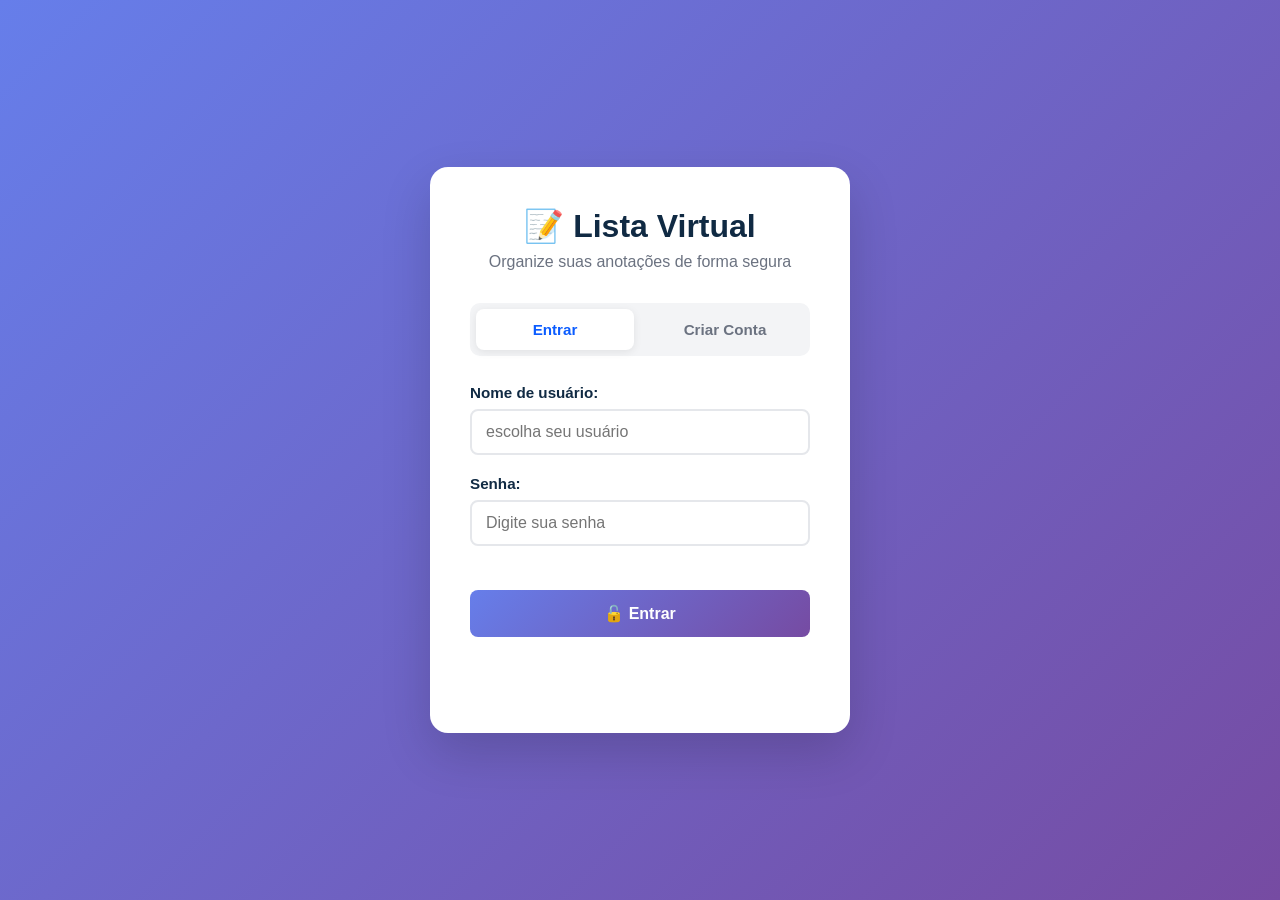
<file: Meu Site/index.html>
<!DOCTYPE html>
<html lang="pt-BR">

<head>
    <meta charset="UTF-8">
    <meta name="viewport" content="width=device-width, initial-scale=1">
    <title>Lista Virtual</title>
    <link rel="stylesheet" href="style.css">
</head>

<body>
    <!-- Tela de Autenticação -->
    <div id="authScreen" class="auth-screen active">
        <div class="auth-container">
            <div class="auth-box">
                <h1>📝 Lista Virtual</h1>
                <p class="auth-subtitle">Organize suas anotações de forma segura</p>

                <!-- Botões de Toggle -->
                <div class="auth-toggle">
                    <button id="toggleLogin" class="toggle-btn active">Entrar</button>
                    <button id="toggleSignup" class="toggle-btn">Criar Conta</button>
                </div>

                <!-- FORMULÁRIO DE LOGIN -->
                <form id="loginForm" class="auth-form active">
                    <div class="form-group">
                        <label for="loginUsername">Nome de usuário:</label>
                        <input 
                            type="text" 
                            id="loginUsername" 
                            class="auth-input" 
                            placeholder="escolha seu usuário"
                            autocomplete="username"
                            required
                        >
                    </div>

                    <div class="form-group">
                        <label for="loginPassword">Senha:</label>
                        <input 
                            type="password" 
                            id="loginPassword" 
                            class="auth-input" 
                            placeholder="Digite sua senha"
                            required
                        >
                    </div>

                    <button type="button" id="loginBtn" class="btn-auth">🔓 Entrar</button>
                    <p class="auth-message" id="loginMessage"></p>
                </form>

                <!-- FORMULÁRIO DE CADASTRO -->
                <form id="signupForm" class="auth-form">
                    <div class="form-group">
                        <label for="signupUsername">Nome de usuário:</label>
                        <input 
                            type="text" 
                            id="signupUsername" 
                            class="auth-input" 
                            placeholder="escolha um usuário"
                            autocomplete="username"
                            required
                        >
                    </div>

                    <div class="form-group">
                        <label for="signupPassword">Senha:</label>
                        <input 
                            type="password" 
                            id="signupPassword" 
                            class="auth-input" 
                            placeholder="Mínimo 6 caracteres"
                            required
                        >
                        <small class="password-hint">Mínimo 6 caracteres</small>
                    </div>

                    <div class="form-group">
                        <label for="signupPasswordConfirm">Confirmar Senha:</label>
                        <input 
                            type="password" 
                            id="signupPasswordConfirm" 
                            class="auth-input" 
                            placeholder="Confirme sua senha"
                            required
                        >
                    </div>

                    <button type="button" id="signupBtn" class="btn-auth">🔐 Criar Conta</button>
                    <p class="auth-message" id="signupMessage"></p>
                </form>
            </div>
        </div>
    </div>

    <!-- Tela de verificação removida: fluxo de login agora entra diretamente após validação de senha -->

    <!-- Tela da Lista (Conteúdo Principal) -->
    <div id="appScreen" class="app-screen">
        <header class="site-header">
            <div class="container">
                <div class="header-content">
                    <h1>✓ Lista Virtual</h1>
                    <div class="header-user">
                        <span id="userName" class="user-email"></span>
                        <button id="changeUsernameBtn" class="btn-secondary">Alterar Nome</button>
                        <button id="changePasswordBtn" class="btn-secondary">Alterar Senha</button>
                        <button id="logoutBtn" class="btn-logout">Sair</button>
                    </div>
                </div>
            </div>
        </header>

        <main class="container">
            <section id="intro" class="hero">
                <h2>Minhas Anotações</h2>
                <p>Escreva algo e clique em adicionar para guardar</p>
            </section>

            <section class="form-section">
                <div class="input-group">
                    <input 
                        type="text" 
                        id="itemInput" 
                        class="input-field" 
                        placeholder="Digite algo aqui..."
                        autocomplete="off"
                    >
                    <button id="addBtn" class="btn-add">➕ Adicionar</button>
                </div>
            </section>

            <section class="list-section">
                <div id="itemList" class="items-list">
                    <p class="empty-message">Nenhum item ainda. Digite algo acima!</p>
                </div>
            </section>

            <section class="actions">
                <button id="clearBtn" class="btn-secondary">🗑️ Limpar Tudo</button>
                <span id="itemCount" class="item-count">0 itens</span>
            </section>
        </main>

        <footer class="site-footer">
            <div class="container">
                <p>© 2026 — Lista Virtual</p>
            </div>
        </footer>
    </div>

    <script src="script.js"></script>
    <!-- Popup de erro (removido - usando simulação local) -->
</body>

</html>
</file>
<file: Meu Site/style.css>
:root{
    --bg:#f4f7fb;
    --accent:#0b5cff;
    --muted:#6b7280;
    --card:#ffffff;
    --glass: rgba(255,255,255,0.6);
    --success: #10b981;
    --danger: #ef4444;
    --error: #dc2626;
}
*{box-sizing:border-box}
body{
    margin:0;
    font-family: -apple-system, BlinkMacSystemFont, 'Segoe UI', Roboto, 'Helvetica Neue', Arial, sans-serif;
    background:linear-gradient(180deg,var(--bg),#e9eef6);
    color:#102a43;
}

/* ============ AUTENTICAÇÃO ============ */
.auth-screen {
    display: none;
    position: fixed;
    top: 0;
    left: 0;
    width: 100%;
    height: 100%;
    background: linear-gradient(135deg, #667eea 0%, #764ba2 100%);
    z-index: 9999;
}

.auth-screen.active {
    display: flex;
    align-items: flex-start;
    justify-content: center;
    padding: 20px;
}

.auth-container {
    width: 100%;
    max-width: 420px;
}

.auth-box {
    background: var(--card);
    padding: 24px;
    border-radius: 18px;
    box-shadow: 0 20px 50px rgba(0, 0, 0, 0.16);
    width: 100%;
    animation: slideUp 0.4s ease;
}

.auth-box h1 {
    margin: 0 0 8px 0;
    text-align: center;
    font-size: 2rem;
    color: #102a43;
}

.auth-subtitle {
    text-align: center;
    color: var(--muted);
    margin: 0 0 32px 0;
    font-size: 1rem;
}

/* Toggle Buttons */
.auth-toggle {
    display: flex;
    gap: 12px;
    margin-bottom: 28px;
    background: #f3f4f6;
    padding: 6px;
    border-radius: 10px;
}

.toggle-btn {
    flex: 1;
    padding: 12px 16px;
    background: transparent;
    color: var(--muted);
    border: 0;
    border-radius: 8px;
    font-size: 0.95rem;
    font-weight: 600;
    cursor: pointer;
    transition: background 0.2s ease, color 0.2s ease;
}

.toggle-btn.active {
    background: white;
    color: var(--accent);
    box-shadow: 0 2px 8px rgba(0, 0, 0, 0.08);
}

/* Forms */
.auth-form {
    display: none;
    animation: fadeIn 0.3s ease;
}

.auth-form.active {
    display: block;
}

@keyframes fadeIn {
    from {
        opacity: 0;
        transform: translateY(10px);
    }
    to {
        opacity: 1;
        transform: translateY(0);
    }
}

.password-hint {
    display: block;
    font-size: 0.8rem;
    color: var(--muted);
    margin-top: 4px;
}

/* Verificação de Email */
.verification-email {
    text-align: center;
    color: var(--accent);
    font-weight: 600;
    font-size: 0.95rem;
    margin: 20px 0 12px 0;
    padding: 12px;
    background: rgba(11, 92, 255, 0.1);
    border-radius: 8px;
}

.verification-hint {
    display: block;
    font-size: 0.85rem;
    color: var(--muted);
    margin-top: 6px;
    font-style: italic;
}

#verificationCode {
    text-align: center;
    font-size: 1.5rem;
    letter-spacing: 12px;
    font-weight: 600;
    font-family: 'Courier New', monospace;
}

#verificationCode::placeholder {
    letter-spacing: normal;
}

.form-group {
    margin-bottom: 20px;
}

.form-group label {
    display: block;
    margin-bottom: 8px;
    font-weight: 600;
    color: #102a43;
    font-size: 0.95rem;
}

.auth-input {
    width: 100%;
    padding: 12px 14px;
    border: 2px solid #e5e7eb;
    border-radius: 8px;
    font-size: 1rem;
    font-family: inherit;
    transition: border-color 0.2s ease, box-shadow 0.2s ease;
}

.auth-input:focus {
    outline: none;
    border-color: var(--accent);
    box-shadow: 0 0 0 3px rgba(11, 92, 255, 0.1);
}

.btn-auth {
    width: 100%;
    padding: 14px;
    background: linear-gradient(135deg, #667eea 0%, #764ba2 100%);
    color: white;
    border: 0;
    border-radius: 8px;
    font-size: 1rem;
    font-weight: 600;
    cursor: pointer;
    transition: transform 0.2s ease, box-shadow 0.2s ease;
    margin-top: 24px;
}

.btn-auth:hover {
    transform: translateY(-2px);
    box-shadow: 0 10px 20px rgba(0, 0, 0, 0.2);
}

.btn-auth:active {
    transform: translateY(0);
}

.auth-message {
    margin-top: 16px;
    padding: 12px 14px;
    border-radius: 8px;
    text-align: center;
    font-size: 0.95rem;
    font-weight: 500;
}

.auth-message-error {
    background: #fee2e2;
    color: var(--error);
    border: 1px solid #fecaca;
}

.auth-message-success {
    background: #dcfce7;
    color: var(--success);
    border: 1px solid #bbf7d0;
}

@keyframes slideUp {
    from {
        opacity: 0;
        transform: translateY(30px);
    }
    to {
        opacity: 1;
        transform: translateY(0);
    }
}

/* ============ APP SCREEN ============ */
.app-screen {
    display: none;
    opacity: 0;
    transition: opacity 0.3s ease;
}

.app-screen.active {
    display: block;
    opacity: 1;
}

.header-content {
    display: flex;
    flex-direction: column;
    align-items: flex-start;
    justify-content: space-between;
    gap: 14px;
}

.header-user {
    display: flex;
    align-items: center;
    gap: 10px;
    width: 100%;
    justify-content: space-between;
}

.user-email {
    font-size: 0.95rem;
    color: var(--accent);
    font-weight: 500;
}

.btn-logout {
    padding: 8px 16px;
    background: transparent;
    color: var(--danger);
    border: 2px solid var(--danger);
    border-radius: 6px;
    font-size: 0.9rem;
    font-weight: 600;
    cursor: pointer;
    transition: background 0.2s ease, color 0.2s ease;
}

.btn-logout:hover {
    background: var(--danger);
    color: white;
}

/* ============ LAYOUT ============ */

.container {
    max-width: 1000px;
    margin: 0 auto;
    padding: 16px;
}
.site-header {
    background: var(--card);
    box-shadow: 0 2px 8px rgba(16, 42, 67, 0.06);
}
.site-header .container {
    display: flex;
    flex-direction: column;
    gap: 14px;
}
.site-header h1 {
    font-size: 1.7rem;
    margin: 16px 0;
}

.hero{padding:32px 0;text-align:center}
.hero h2{margin:0 0 8px;font-size:1.8rem}
.hero p{color:var(--muted);font-size:1.1rem}

/* Form Section */
.form-section {
    margin: 32px 0;
}

.input-group {
    display: flex;
    flex-direction: column;
    gap: 12px;
    margin-bottom: 18px;
}

.input-field {
    flex: 1;
    padding: 14px 16px;
    border: 2px solid #e5e7eb;
    border-radius: 10px;
    font-size: 1rem;
    font-family: inherit;
    transition: border-color 0.2s ease, box-shadow 0.2s ease;
}

.input-field:focus {
    outline: none;
    border-color: var(--accent);
    box-shadow: 0 0 0 3px rgba(11, 92, 255, 0.1);
}

.input-field::placeholder {
    color: #d1d5db;
}

.btn-add {
    width: 100%;
    padding: 14px 16px;
    background: var(--accent);
    color: white;
    border: 0;
    border-radius: 14px;
    font-size: 1rem;
    font-weight: 600;
    cursor: pointer;
    transition: background 0.2s ease, transform 0.15s ease;
}

.btn-add:hover {
    background: #063bbf;
    transform: translateY(-2px);
}

.btn-add:active {
    transform: translateY(0);
}

/* List Section */
.list-section {
    margin: 32px 0;
}

.items-list {
    display: flex;
    flex-direction: column;
    gap: 12px;
}

.empty-message {
    text-align: center;
    color: var(--muted);
    padding: 40px 20px;
    font-size: 1.1rem;
}

.list-item {
    display: flex;
    flex-direction: column;
    gap: 14px;
    background: var(--card);
    padding: 18px;
    border-radius: 16px;
    border-left: 4px solid var(--accent);
    transition: transform 0.15s ease, box-shadow 0.15s ease;
    animation: slideInRight 0.3s ease;
}

@keyframes slideInRight {
    from {
        opacity: 0;
        transform: translateX(-20px);
    }
    to {
        opacity: 1;
        transform: translateX(0);
    }
}

.list-item:hover {
    transform: translateX(4px);
    box-shadow: 0 4px 12px rgba(16, 42, 67, 0.1);
}

.item-content {
    flex: 1;
    min-width: 0;
}

.item-text {
    margin: 0 0 6px 0;
    font-size: 1.1rem;
    word-break: break-word;
    color: #102a43;
}

.item-date {
    margin: 0;
    font-size: 0.85rem;
    color: var(--muted);
}

.btn-remove {
    background: transparent;
    border: 0;
    font-size: 1.4rem;
    cursor: pointer;
    color: var(--muted);
    padding: 8px 12px;
    margin-left: 12px;
    transition: color 0.2s ease, transform 0.15s ease;
    flex-shrink: 0;
}

.btn-remove:hover {
    color: #ef4444;
    transform: scale(1.2);
}

/* Actions Section */
.actions {
    display: flex;
    flex-direction: column;
    gap: 12px;
    margin: 24px 0;
    padding: 16px;
    background: rgba(255, 255, 255, 0.65);
    border-radius: 14px;
}

.btn-secondary {
    padding: 10px 16px;
    background: #f3f4f6;
    color: #102a43;
    border: 2px solid #d1d5db;
    border-radius: 8px;
    font-size: 0.95rem;
    font-weight: 600;
    cursor: pointer;
    transition: background 0.2s ease, color 0.2s ease;
}

.btn-secondary:hover {
    background: #ef4444;
    color: white;
    border-color: #ef4444;
}

.item-count {
    color: var(--muted);
    font-weight: 600;
    font-size: 0.95rem;
}

.muted {
    color: var(--muted);
    font-size: 0.9rem;
}

.site-footer {
    border-top: 1px solid rgba(16, 42, 67, 0.06);
    background: transparent;
    padding: 16px 0;
    margin-top: 40px;
    text-align: center;
}

.site-footer p {
    margin: 0;
    color: var(--muted);
    font-size: 0.9rem;
}

@media (min-width: 700px) {
    .auth-screen.active {
        align-items: center;
        justify-content: center;
        padding: 0;
    }

    .auth-box {
        padding: 40px;
    }

    .site-header .container {
        flex-direction: row;
        align-items: center;
        justify-content: space-between;
    }

    .input-group {
        flex-direction: row;
        align-items: center;
    }

    .input-field {
        width: auto;
        min-width: 0;
    }

    .btn-add {
        width: auto;
    }

    .list-item {
        flex-direction: row;
        align-items: center;
    }

    .btn-remove {
        margin-top: 0;
        margin-left: 12px;
        align-self: center;
    }

    .actions {
        flex-direction: row;
        align-items: center;
        justify-content: space-between;
    }

    .btn-secondary {
        width: auto;
    }

    .item-count {
        text-align: right;
    }
}

/* Responsividade para Autenticação */
@media (max-width: 600px) {
    .auth-box {
        padding: 32px 20px;
    }

    .auth-box h1 {
        font-size: 1.6rem;
    }

    .auth-toggle {
        margin-bottom: 24px;
    }

    .toggle-btn {
        padding: 10px 12px;
        font-size: 0.9rem;
    }

    .form-group {
        margin-bottom: 16px;
    }

    .header-content {
        flex-direction: column;
        gap: 12px;
        align-items: flex-start;
    }

    .header-user {
        width: 100%;
        justify-content: space-between;
    }
}

/* Popup de erro */
:root{
    --bg:#f4f7fb;
    --accent:#0b5cff;
    --muted:#6b7280;
    --card:#ffffff;
    --glass: rgba(255,255,255,0.6);
    --success: #10b981;
    --danger: #ef4444;
    --error: #dc2626;
}
*{box-sizing:border-box}
body{
    margin:0;
    font-family: -apple-system, BlinkMacSystemFont, 'Segoe UI', Roboto, 'Helvetica Neue', Arial, sans-serif;
    background:linear-gradient(180deg,var(--bg),#e9eef6);
    color:#102a43;
}

/* ============ AUTENTICAÇÃO ============ */
.auth-screen {
    display: none;
    position: fixed;
    top: 0;
    left: 0;
    width: 100%;
    height: 100%;
    background: linear-gradient(135deg, #667eea 0%, #764ba2 100%);
    z-index: 9999;
}

.auth-screen.active {
    display: flex;
    align-items: flex-start;
    justify-content: center;
    padding: 20px;
}

.auth-container {
    width: 100%;
    max-width: 420px;
}

.auth-box {
    background: var(--card);
    padding: 24px;
    border-radius: 18px;
    box-shadow: 0 20px 50px rgba(0, 0, 0, 0.16);
    width: 100%;
    animation: slideUp 0.4s ease;
}

.auth-box h1 {
    margin: 0 0 8px 0;
    text-align: center;
    font-size: 2rem;
    color: #102a43;
}

.auth-subtitle {
    text-align: center;
    color: var(--muted);
    margin: 0 0 32px 0;
    font-size: 1rem;
}

/* Toggle Buttons */
.auth-toggle {
    display: flex;
    gap: 12px;
    margin-bottom: 28px;
    background: #f3f4f6;
    padding: 6px;
    border-radius: 10px;
}

.toggle-btn {
    flex: 1;
    padding: 12px 16px;
    background: transparent;
    color: var(--muted);
    border: 0;
    border-radius: 8px;
    font-size: 0.95rem;
    font-weight: 600;
    cursor: pointer;
    transition: background 0.2s ease, color 0.2s ease;
}

.toggle-btn.active {
    background: white;
    color: var(--accent);
    box-shadow: 0 2px 8px rgba(0, 0, 0, 0.08);
}

/* Forms */
.auth-form {
    display: none;
    animation: fadeIn 0.3s ease;
}

.auth-form.active {
    display: block;
}

@keyframes fadeIn {
    from {
        opacity: 0;
        transform: translateY(10px);
    }
    to {
        opacity: 1;
        transform: translateY(0);
    }
}

.password-hint {
    display: block;
    font-size: 0.8rem;
    color: var(--muted);
    margin-top: 4px;
}

/* Verificação de Email */
.verification-email {
    text-align: center;
    color: var(--accent);
    font-weight: 600;
    font-size: 0.95rem;
    margin: 20px 0 12px 0;
    padding: 12px;
    background: rgba(11, 92, 255, 0.1);
    border-radius: 8px;
}

.verification-hint {
    display: block;
    font-size: 0.85rem;
    color: var(--muted);
    margin-top: 6px;
    font-style: italic;
}

#verificationCode {
    text-align: center;
    font-size: 1.5rem;
    letter-spacing: 12px;
    font-weight: 600;
    font-family: 'Courier New', monospace;
}

#verificationCode::placeholder {
    letter-spacing: normal;
}

.form-group {
    margin-bottom: 20px;
}

.form-group label {
    display: block;
    margin-bottom: 8px;
    font-weight: 600;
    color: #102a43;
    font-size: 0.95rem;
}

.auth-input {
    width: 100%;
    padding: 12px 14px;
    border: 2px solid #e5e7eb;
    border-radius: 8px;
    font-size: 1rem;
    font-family: inherit;
    transition: border-color 0.2s ease, box-shadow 0.2s ease;
}

.auth-input:focus {
    outline: none;
    border-color: var(--accent);
    box-shadow: 0 0 0 3px rgba(11, 92, 255, 0.1);
}

.btn-auth {
    width: 100%;
    padding: 14px;
    background: linear-gradient(135deg, #667eea 0%, #764ba2 100%);
    color: white;
    border: 0;
    border-radius: 8px;
    font-size: 1rem;
    font-weight: 600;
    cursor: pointer;
    transition: transform 0.2s ease, box-shadow 0.2s ease;
    margin-top: 24px;
}

.btn-auth:hover {
    transform: translateY(-2px);
    box-shadow: 0 10px 20px rgba(0, 0, 0, 0.2);
}

.btn-auth:active {
    transform: translateY(0);
}

.auth-message {
    margin-top: 16px;
    padding: 12px 14px;
    border-radius: 8px;
    text-align: center;
    font-size: 0.95rem;
    font-weight: 500;
}

.auth-message-error {
    background: #fee2e2;
    color: var(--error);
    border: 1px solid #fecaca;
}

.auth-message-success {
    background: #dcfce7;
    color: var(--success);
    border: 1px solid #bbf7d0;
}

@keyframes slideUp {
    from {
        opacity: 0;
        transform: translateY(30px);
    }
    to {
        opacity: 1;
        transform: translateY(0);
    }
}

/* ============ APP SCREEN ============ */
.app-screen {
    display: none;
    opacity: 0;
    transition: opacity 0.3s ease;
}

.app-screen.active {
    display: block;
    opacity: 1;
}

.header-content {
    display: flex;
    flex-direction: column;
    align-items: flex-start;
    justify-content: space-between;
    gap: 14px;
}

.header-user {
    display: flex;
    align-items: center;
    gap: 10px;
    width: 100%;
    justify-content: space-between;
}

.user-email {
    font-size: 0.95rem;
    color: var(--accent);
    font-weight: 500;
}

.btn-logout {
    padding: 8px 16px;
    background: transparent;
    color: var(--danger);
    border: 2px solid var(--danger);
    border-radius: 6px;
    font-size: 0.9rem;
    font-weight: 600;
    cursor: pointer;
    transition: background 0.2s ease, color 0.2s ease;
}

.btn-logout:hover {
    background: var(--danger);
    color: white;
}

/* ============ LAYOUT ============ */

.container {
    max-width: 1000px;
    margin: 0 auto;
    padding: 16px;
}
.site-header {
    background: var(--card);
    box-shadow: 0 2px 8px rgba(16, 42, 67, 0.06);
}
.site-header .container {
    display: flex;
    flex-direction: column;
    gap: 14px;
}
.site-header h1 {
    font-size: 1.7rem;
    margin: 16px 0;
}

.hero{padding:32px 0;text-align:center}
.hero h2{margin:0 0 8px;font-size:1.8rem}
.hero p{color:var(--muted);font-size:1.1rem}

/* Form Section */
.form-section {
    margin: 32px 0;
}

.input-group {
    display: flex;
    flex-direction: column;
    gap: 12px;
    margin-bottom: 18px;
}

.input-field {
    flex: 1;
    padding: 14px 16px;
    border: 2px solid #e5e7eb;
    border-radius: 10px;
    font-size: 1rem;
    font-family: inherit;
    transition: border-color 0.2s ease, box-shadow 0.2s ease;
}

.input-field:focus {
    outline: none;
    border-color: var(--accent);
    box-shadow: 0 0 0 3px rgba(11, 92, 255, 0.1);
}

.input-field::placeholder {
    color: #d1d5db;
}

.btn-add {
    width: 100%;
    padding: 14px 16px;
    background: var(--accent);
    color: white;
    border: 0;
    border-radius: 14px;
    font-size: 1rem;
    font-weight: 600;
    cursor: pointer;
    transition: background 0.2s ease, transform 0.15s ease;
}

.btn-add:hover {
    background: #063bbf;
    transform: translateY(-2px);
}

.btn-add:active {
    transform: translateY(0);
}

/* List Section */
.list-section {
    margin: 32px 0;
}

.items-list {
    display: flex;
    flex-direction: column;
    gap: 12px;
}

.empty-message {
    text-align: center;
    color: var(--muted);
    padding: 40px 20px;
    font-size: 1.1rem;
}

.list-item {
    display: flex;
    flex-direction: column;
    gap: 14px;
    background: var(--card);
    padding: 18px;
    border-radius: 16px;
    border-left: 4px solid var(--accent);
    transition: transform 0.15s ease, box-shadow 0.15s ease;
    animation: slideInRight 0.3s ease;
}

@keyframes slideInRight {
    from {
        opacity: 0;
        transform: translateX(-20px);
    }
    to {
        opacity: 1;
        transform: translateX(0);
    }
}

.list-item:hover {
    transform: translateX(4px);
    box-shadow: 0 4px 12px rgba(16, 42, 67, 0.1);
}

.item-content {
    flex: 1;
    min-width: 0;
}

.item-text {
    margin: 0 0 6px 0;
    font-size: 1.1rem;
    word-break: break-word;
    color: #102a43;
}

.item-date {
    margin: 0;
    font-size: 0.85rem;
    color: var(--muted);
}

.btn-remove {
    background: transparent;
    border: 0;
    font-size: 1.4rem;
    cursor: pointer;
    color: var(--muted);
    padding: 8px 12px;
    margin-left: 12px;
    transition: color 0.2s ease, transform 0.15s ease;
    flex-shrink: 0;
}

.btn-remove:hover {
    color: #ef4444;
    transform: scale(1.2);
}

/* Actions Section */
.actions {
    display: flex;
    flex-direction: column;
    gap: 12px;
    margin: 24px 0;
    padding: 16px;
    background: rgba(255, 255, 255, 0.65);
    border-radius: 14px;
}

.btn-secondary {
    padding: 10px 16px;
    background: #f3f4f6;
    color: #102a43;
    border: 2px solid #d1d5db;
    border-radius: 8px;
    font-size: 0.95rem;
    font-weight: 600;
    cursor: pointer;
    transition: background 0.2s ease, color 0.2s ease;
}

.btn-secondary:hover {
    background: #ef4444;
    color: white;
    border-color: #ef4444;
}

.item-count {
    color: var(--muted);
    font-weight: 600;
    font-size: 0.95rem;
}

.muted {
    color: var(--muted);
    font-size: 0.9rem;
}

.site-footer {
    border-top: 1px solid rgba(16, 42, 67, 0.06);
    background: transparent;
    padding: 16px 0;
    margin-top: 40px;
    text-align: center;
}

.site-footer p {
    margin: 0;
    color: var(--muted);
    font-size: 0.9rem;
}

@media (min-width: 700px) {
    .auth-screen.active {
        align-items: center;
        justify-content: center;
        padding: 0;
    }

    .auth-box {
        padding: 40px;
    }

    .site-header .container {
        flex-direction: row;
        align-items: center;
        justify-content: space-between;
    }

    .input-group {
        flex-direction: row;
        align-items: center;
    }

    .input-field {
        width: auto;
        min-width: 0;
    }

    .btn-add {
        width: auto;
    }

    .list-item {
        flex-direction: row;
        align-items: center;
    }

    .btn-remove {
        margin-top: 0;
        margin-left: 12px;
        align-self: center;
    }

    .actions {
        flex-direction: row;
        align-items: center;
        justify-content: space-between;
    }

    .btn-secondary {
        width: auto;
    }

    .item-count {
        text-align: right;
    }
}

/* Responsividade para Autenticação */
@media (max-width: 600px) {
    .auth-box {
        padding: 32px 20px;
    }

    .auth-box h1 {
        font-size: 1.6rem;
    }

    .auth-toggle {
        margin-bottom: 24px;
    }

    .toggle-btn {
        padding: 10px 12px;
        font-size: 0.9rem;
    }

    .form-group {
        margin-bottom: 16px;
    }

    .header-content {
        flex-direction: column;
        gap: 12px;
        align-items: flex-start;
    }

    .header-user {
        width: 100%;
        justify-content: space-between;
    }
}

/* Popup de erro */
</file>
